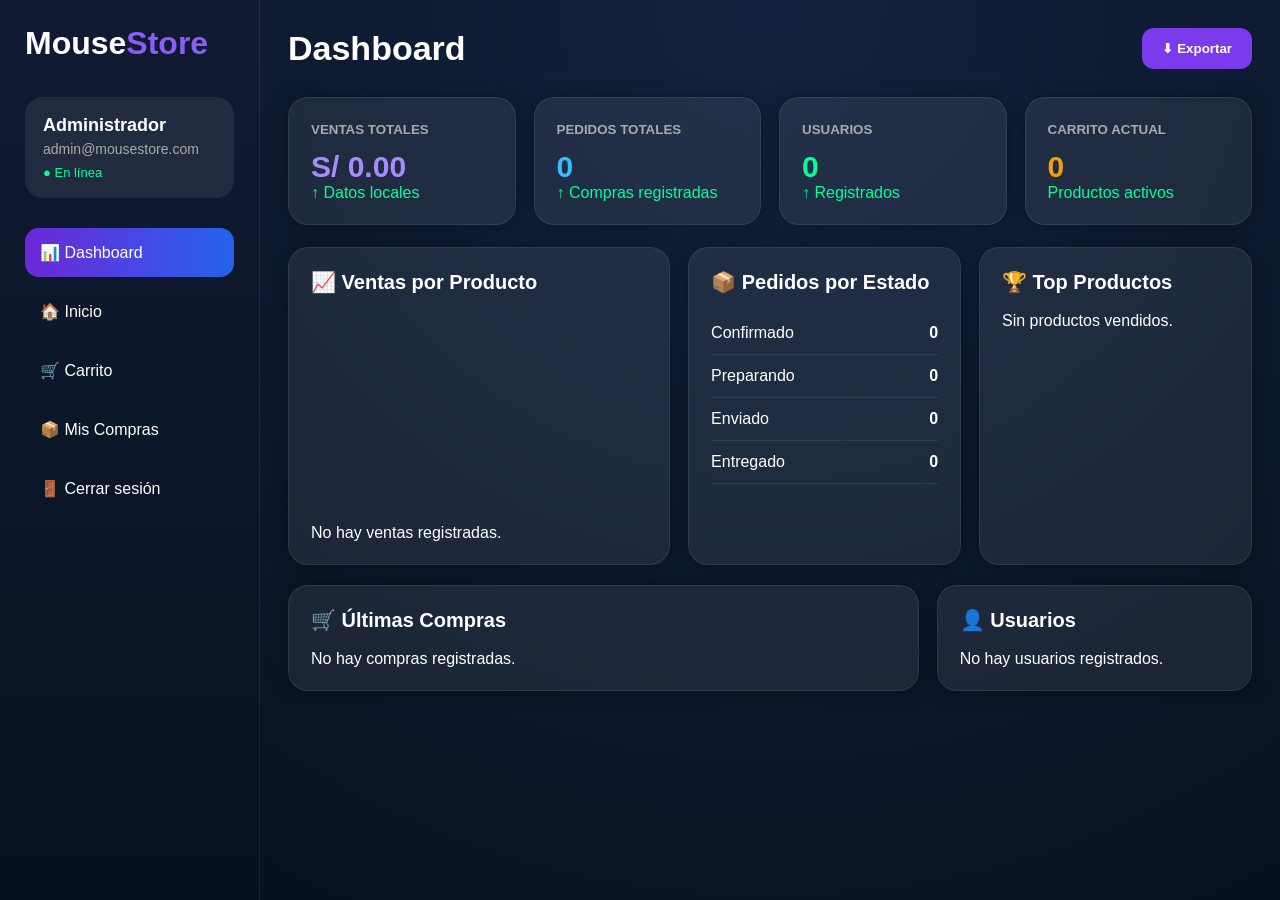
<file: admin.html>
<!DOCTYPE html>
<html lang="es">
<head>
<meta charset="UTF-8">
<meta name="viewport" content="width=device-width, initial-scale=1.0">
<title>Dashboard Admin | MouseStore</title>
<link rel="icon" type="image/png" href="logo.png">

<style>
*{margin:0;padding:0;box-sizing:border-box}

body{
    font-family:Arial,sans-serif;
    background:#07111f;
    color:white;
}

.dashboard{
    display:grid;
    grid-template-columns:260px 1fr;
    min-height:100vh;
}

.sidebar{
    background:linear-gradient(180deg,#101b33,#07111f);
    padding:25px;
    border-right:1px solid rgba(255,255,255,.08);
}

.logo{
    font-size:32px;
    font-weight:bold;
    margin-bottom:35px;
}

.logo span{color:#8b5cf6}

.perfil{
    background:rgba(255,255,255,.08);
    padding:18px;
    border-radius:18px;
    margin-bottom:30px;
}

.perfil h3{font-size:18px}
.perfil p{color:#aaa;font-size:14px;margin-top:5px}
.online{color:#00ff99;font-size:13px;margin-top:8px}

.menu a{
    display:block;
    color:white;
    text-decoration:none;
    padding:15px;
    border-radius:14px;
    margin-bottom:10px;
}

.menu a:hover,.activo{
    background:linear-gradient(90deg,#6d28d9,#2563eb);
}

.main{
    padding:28px;
    background:radial-gradient(circle at top,#13233f,#07111f);
}

.topbar{
    display:flex;
    justify-content:space-between;
    align-items:center;
    margin-bottom:28px;
}

.topbar h1{
    font-size:34px;
}

.exportar{
    background:#7c3aed;
    color:white;
    border:none;
    padding:13px 20px;
    border-radius:12px;
    font-weight:bold;
    cursor:pointer;
}

.cards{
    display:grid;
    grid-template-columns:repeat(auto-fit,minmax(210px,1fr));
    gap:18px;
    margin-bottom:22px;
}

.card{
    background:rgba(255,255,255,.07);
    border:1px solid rgba(255,255,255,.08);
    padding:22px;
    border-radius:20px;
    box-shadow:0 0 18px rgba(0,0,0,.35);
}

.card small{
    color:#aaa;
    font-weight:bold;
}

.card h2{
    margin-top:12px;
    font-size:30px;
}

.verde{color:#00ff99}
.azul{color:#38bdf8}
.morado{color:#a78bfa}
.naranja{color:#f59e0b}

.grid{
    display:grid;
    grid-template-columns:1.4fr 1fr 1fr;
    gap:18px;
    margin-bottom:20px;
}

.panel{
    background:rgba(255,255,255,.07);
    border:1px solid rgba(255,255,255,.08);
    border-radius:20px;
    padding:22px;
    box-shadow:0 0 18px rgba(0,0,0,.35);
}

.panel h3{
    margin-bottom:18px;
    font-size:20px;
}

.barras{
    display:flex;
    align-items:end;
    gap:18px;
    height:230px;
    padding-top:20px;
}

.barra{
    flex:1;
    background:linear-gradient(180deg,#8b5cf6,#2563eb);
    border-radius:10px 10px 0 0;
    position:relative;
    min-height:25px;
}

.barra span{
    position:absolute;
    bottom:-28px;
    left:50%;
    transform:translateX(-50%);
    font-size:13px;
    color:#ccc;
}

.lista div{
    display:flex;
    justify-content:space-between;
    padding:12px 0;
    border-bottom:1px solid rgba(255,255,255,.08);
}

.estado{
    padding:6px 10px;
    border-radius:20px;
    font-size:13px;
    font-weight:bold;
}

.confirmado{background:#16a34a}
.preparando{background:#ca8a04}
.enviado{background:#2563eb}
.entregado{background:#7c3aed}

table{
    width:100%;
    border-collapse:collapse;
    color:white;
}

th,td{
    padding:13px;
    text-align:left;
    border-bottom:1px solid rgba(255,255,255,.08);
    font-size:14px;
}

th{color:#38bdf8}

.tablas{
    display:grid;
    grid-template-columns:2fr 1fr;
    gap:18px;
}

button{
    border:none;
    padding:9px 13px;
    border-radius:9px;
    color:white;
    cursor:pointer;
}

.eliminar{background:#dc3545}
.vaciar{background:#64748b;margin-top:15px}

@media(max-width:1000px){
    .dashboard{grid-template-columns:1fr}
    .sidebar{display:none}
    .grid,.tablas{grid-template-columns:1fr}
}
</style>
</head>

<body>

<div class="dashboard">

<aside class="sidebar">
    <div class="logo">Mouse<span>Store</span></div>

    <div class="perfil">
        <h3>Administrador</h3>
        <p>admin@mousestore.com</p>
        <div class="online">● En línea</div>
    </div>

    <div class="menu">
        <a class="activo" href="admin.html">📊 Dashboard</a>
        <a href="index.html">🏠 Inicio</a>
        <a href="carrito.html">🛒 Carrito</a>
        <a href="mis-compras.html">📦 Mis Compras</a>
        <a href="login.html">🚪 Cerrar sesión</a>
    </div>
</aside>

<main class="main">

    <div class="topbar">
        <h1>Dashboard</h1>
        <button class="exportar" onclick="window.print()">⬇ Exportar</button>
    </div>

    <section class="cards">
        <div class="card">
            <small>VENTAS TOTALES</small>
            <h2 class="morado" id="ventasTotales">S/ 0</h2>
            <p class="verde">↑ Datos locales</p>
        </div>

        <div class="card">
            <small>PEDIDOS TOTALES</small>
            <h2 class="azul" id="pedidosTotales">0</h2>
            <p class="verde">↑ Compras registradas</p>
        </div>

        <div class="card">
            <small>USUARIOS</small>
            <h2 class="verde" id="usuariosTotales">0</h2>
            <p class="verde">↑ Registrados</p>
        </div>

        <div class="card">
            <small>CARRITO ACTUAL</small>
            <h2 class="naranja" id="carritoTotal">0</h2>
            <p class="verde">Productos activos</p>
        </div>
    </section>

    <section class="grid">

        <div class="panel">
            <h3>📈 Ventas por Producto</h3>
            <div class="barras" id="graficoVentas"></div>
        </div>

        <div class="panel">
            <h3>📦 Pedidos por Estado</h3>
            <div class="lista" id="pedidosEstado"></div>
        </div>

        <div class="panel">
            <h3>🏆 Top Productos</h3>
            <div class="lista" id="topProductos"></div>
        </div>

    </section>

    <section class="tablas">

        <div class="panel">
            <h3>🛒 Últimas Compras</h3>
            <div id="comprasTabla"></div>
        </div>

        <div class="panel">
            <h3>👤 Usuarios</h3>
            <div id="usuariosTabla"></div>
        </div>

    </section>

</main>

</div>

<script>
let usuarios = JSON.parse(localStorage.getItem("usuarios")) || [];
let compras = JSON.parse(localStorage.getItem("compras")) || [];
let carrito = JSON.parse(localStorage.getItem("carrito")) || [];

function cargarDashboard(){
    let ventas = compras.reduce((s,c)=>s + Number(c.total || 0),0);
    let productosCarrito = carrito.reduce((s,p)=>s + Number(p.cantidad || 0),0);

    document.getElementById("ventasTotales").innerText = "S/ " + ventas.toFixed(2);
    document.getElementById("pedidosTotales").innerText = compras.length;
    document.getElementById("usuariosTotales").innerText = usuarios.length;
    document.getElementById("carritoTotal").innerText = productosCarrito;

    mostrarGrafico();
    mostrarEstados();
    mostrarTopProductos();
    mostrarCompras();
    mostrarUsuarios();
}

function agruparProductos(){
    let datos = {};

    compras.forEach(c=>{
        let nombre = c.producto || "Producto";
        if(!datos[nombre]){
            datos[nombre] = {cantidad:0,total:0};
        }
        datos[nombre].cantidad += Number(c.cantidad || 1);
        datos[nombre].total += Number(c.total || 0);
    });

    return datos;
}

function mostrarGrafico(){
    let contenedor = document.getElementById("graficoVentas");
    let datos = agruparProductos();
    let valores = Object.values(datos).map(d=>d.total);
    let max = Math.max(...valores,1);

    contenedor.innerHTML = "";

    Object.entries(datos).forEach(([nombre,data])=>{
        let altura = Math.max((data.total / max) * 200,25);

        contenedor.innerHTML += `
            <div class="barra" style="height:${altura}px">
                <span>${nombre.substring(0,8)}</span>
            </div>
        `;
    });

    if(Object.keys(datos).length === 0){
        contenedor.innerHTML = "<p>No hay ventas registradas.</p>";
    }
}

function mostrarEstados(){
    let estados = {
        Confirmado:0,
        Preparando:0,
        Enviado:0,
        Entregado:0
    };

    compras.forEach(c=>{
        let estado = c.estado || "Confirmado";
        if(estados[estado] !== undefined){
            estados[estado]++;
        }
    });

    document.getElementById("pedidosEstado").innerHTML = `
        <div><span>Confirmado</span><strong>${estados.Confirmado}</strong></div>
        <div><span>Preparando</span><strong>${estados.Preparando}</strong></div>
        <div><span>Enviado</span><strong>${estados.Enviado}</strong></div>
        <div><span>Entregado</span><strong>${estados.Entregado}</strong></div>
    `;
}

function mostrarTopProductos(){
    let datos = agruparProductos();
    let ordenados = Object.entries(datos).sort((a,b)=>b[1].cantidad-a[1].cantidad).slice(0,5);

    let html = "";

    ordenados.forEach(([nombre,data],i)=>{
        html += `
            <div>
                <span>${i+1}. ${nombre}</span>
                <strong>${data.cantidad} uds</strong>
            </div>
        `;
    });

    document.getElementById("topProductos").innerHTML = html || "<p>Sin productos vendidos.</p>";
}

function mostrarCompras(){
    let contenedor = document.getElementById("comprasTabla");

    if(compras.length === 0){
        contenedor.innerHTML = "<p>No hay compras registradas.</p>";
        return;
    }

    let html = `
        <table>
            <tr>
                <th>Producto</th>
                <th>Total</th>
                <th>Fecha</th>
                <th>Estado</th>
                <th>Acción</th>
            </tr>
    `;

    compras.slice(-6).reverse().forEach((c,index)=>{
        let estado = c.estado || "Confirmado";

        html += `
            <tr>
                <td>${c.producto}</td>
                <td>S/ ${c.total}</td>
                <td>${c.fecha || "Sin fecha"}</td>
                <td><span class="estado ${estado.toLowerCase()}">${estado}</span></td>
                <td><button class="eliminar" onclick="eliminarCompra(${compras.length-1-index})">Eliminar</button></td>
            </tr>
        `;
    });

    html += "</table>";
    contenedor.innerHTML = html;
}

function mostrarUsuarios(){
    let contenedor = document.getElementById("usuariosTabla");

    if(usuarios.length === 0){
        contenedor.innerHTML = "<p>No hay usuarios registrados.</p>";
        return;
    }

    let html = `
        <table>
            <tr>
                <th>Nombre</th>
                <th>Correo</th>
            </tr>
    `;

    usuarios.slice(-5).reverse().forEach(u=>{
        html += `
            <tr>
                <td>${u.nombre}</td>
                <td>${u.correo}</td>
            </tr>
        `;
    });

    html += "</table>";
    contenedor.innerHTML = html;
}

function eliminarCompra(index){
    compras.splice(index,1);
    localStorage.setItem("compras",JSON.stringify(compras));
    cargarDashboard();
}

cargarDashboard();
</script>

</body>
</html>
</file>
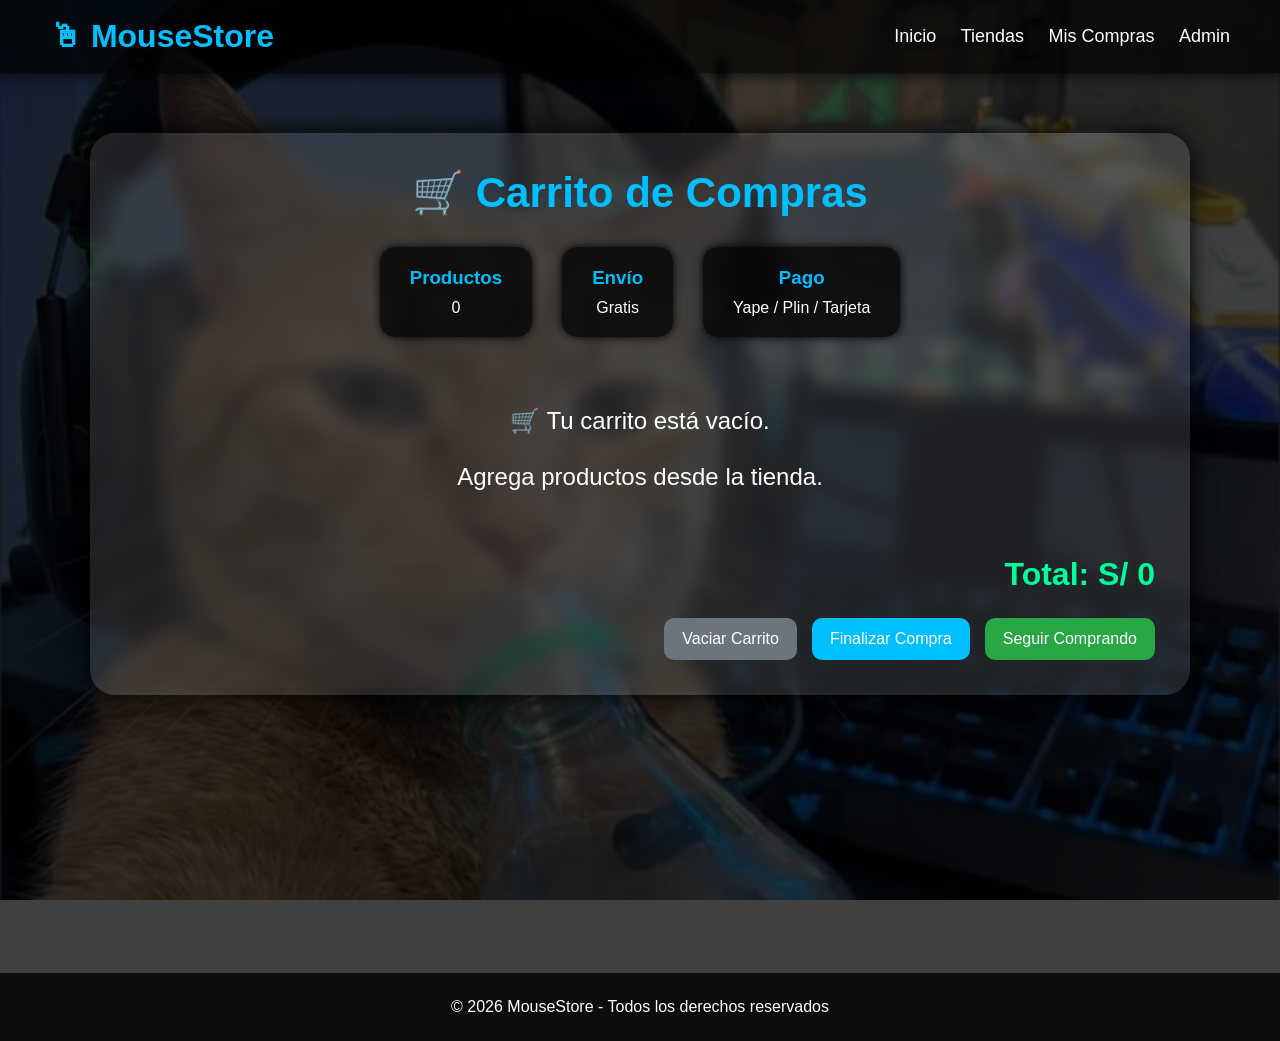
<file: carrito.html>
<!DOCTYPE html>
<html lang="es">
<head>

<meta charset="UTF-8">
<meta name="viewport" content="width=device-width, initial-scale=1.0">

<title>Carrito de Compras | MouseStore</title>
<link rel="icon" type="image/png" href="logo.png">

<style>
*{
    margin:0;
    padding:0;
    box-sizing:border-box;
}

body{
    font-family:Arial, sans-serif;
    background-image:url("fondo.jpg");
    background-size:cover;
    background-position:center;
    background-attachment:fixed;
    color:white;
}

nav{
    background:rgba(0,0,0,0.92);
    display:flex;
    justify-content:space-between;
    align-items:center;
    padding:18px 50px;
    box-shadow:0 0 15px black;
}

nav h1{
    color:#00bfff;
    font-size:32px;
}

nav a{
    color:white;
    text-decoration:none;
    font-size:18px;
    margin-left:20px;
}

nav a:hover{
    color:#00bfff;
}

.contenedor{
    min-height:100vh;
    background:rgba(0,0,0,0.75);
    padding:60px 20px;
}

.carrito-box{
    max-width:1100px;
    margin:auto;
    background:rgba(255,255,255,0.12);
    backdrop-filter:blur(8px);
    border-radius:25px;
    padding:35px;
    box-shadow:0 0 25px black;
}

h2{
    text-align:center;
    color:#00bfff;
    font-size:42px;
    margin-bottom:30px;
}

.resumen{
    display:flex;
    justify-content:center;
    gap:30px;
    flex-wrap:wrap;
    margin-bottom:30px;
}

.card{
    background:rgba(0,0,0,0.75);
    padding:20px 30px;
    border-radius:15px;
    text-align:center;
    box-shadow:0 0 10px black;
}

.card h3{
    color:#00bfff;
    margin-bottom:10px;
}

.producto{
    background:rgba(255,255,255,0.96);
    color:black;
    padding:20px;
    margin-bottom:18px;
    border-radius:18px;
    display:grid;
    grid-template-columns:130px 1fr auto;
    gap:20px;
    align-items:center;
    box-shadow:0 0 15px black;
}

.producto img{
    width:120px;
    height:120px;
    object-fit:contain;
    background:white;
    border-radius:15px;
}

.producto h3{
    color:#111;
    font-size:24px;
    margin-bottom:8px;
}

.producto p{
    margin:5px 0;
}

.color{
    font-weight:bold;
    color:#007bff;
}

.acciones{
    display:flex;
    flex-wrap:wrap;
    justify-content:center;
    gap:8px;
}

button{
    border:none;
    padding:12px 18px;
    border-radius:10px;
    color:white;
    cursor:pointer;
    font-size:16px;
    transition:.3s;
}

button:hover{
    transform:scale(1.05);
}

.mas{
    background:#28a745;
}

.menos{
    background:#ff9800;
}

.eliminar{
    background:#dc3545;
}

.vaciar{
    background:#6c757d;
}

.comprar{
    background:#00bfff;
}

.volver{
    background:#28a745;
}

.total{
    text-align:right;
    font-size:32px;
    color:#00ff99;
    margin-top:25px;
    font-weight:bold;
}

.botones-finales{
    display:flex;
    justify-content:flex-end;
    gap:15px;
    flex-wrap:wrap;
    margin-top:25px;
}

.vacio{
    text-align:center;
    font-size:24px;
    color:white;
    padding:40px;
}

footer{
    background:rgba(0,0,0,0.95);
    text-align:center;
    padding:25px;
}

@media(max-width:768px){
    nav{
        flex-direction:column;
        gap:15px;
    }

    nav div{
        display:flex;
        flex-wrap:wrap;
        justify-content:center;
        gap:10px;
    }

    nav a{
        margin-left:0;
    }

    .producto{
        grid-template-columns:1fr;
        text-align:center;
    }

    .producto img{
        margin:auto;
    }

    .total{
        text-align:center;
    }

    .botones-finales{
        justify-content:center;
    }
}
</style>

</head>

<body>

<nav>
    <h1>🖱 MouseStore</h1>

    <div>
        <a href="index.html">Inicio</a>
        <a href="explorar.html">Tiendas</a>
        <a href="/mis-compras">Mis Compras</a>
        <a href="/admin-usuarios">Admin</a>
    </div>
</nav>

<div class="contenedor">

    <div class="carrito-box">

        <h2>🛒 Carrito de Compras</h2>

        <div class="resumen">

            <div class="card">
                <h3>Productos</h3>
                <p id="cantidadProductos">0</p>
            </div>

            <div class="card">
                <h3>Envío</h3>
                <p>Gratis</p>
            </div>

            <div class="card">
                <h3>Pago</h3>
                <p>Yape / Plin / Tarjeta</p>
            </div>

        </div>

        <div id="listaProductos"></div>

        <div class="total" id="total"></div>

        <div class="botones-finales">

            <button class="vaciar" onclick="vaciarCarrito()">
                Vaciar Carrito
            </button>

            <button class="comprar" onclick="finalizarCompra()">
                Finalizar Compra
            </button>

            <a href="index.html">
                <button class="volver">
                    Seguir Comprando
                </button>
            </a>

        </div>

    </div>

</div>

<footer>
    <p>© 2026 MouseStore - Todos los derechos reservados</p>
</footer>

<script>

let carrito = JSON.parse(localStorage.getItem("carrito")) || [];

function obtenerImagen(nombre){

    if(nombre.includes("RGB")){
        return "rgb.jpg";
    }

    if(nombre.includes("Inalámbrico") || nombre.includes("Inalambrico")){
        return "inalambrico.jpg";
    }

    if(nombre.includes("Pro X")){
        return "prox.jpg";
    }

    return "logo.png";
}

function mostrarCarrito(){

    let lista = document.getElementById("listaProductos");
    let total = 0;
    let cantidadTotal = 0;

    lista.innerHTML = "";

    if(carrito.length === 0){
        lista.innerHTML = `
            <div class="vacio">
                🛒 Tu carrito está vacío.<br><br>
                Agrega productos desde la tienda.
            </div>
        `;

        document.getElementById("total").innerHTML = "Total: S/ 0";
        document.getElementById("cantidadProductos").innerHTML = "0";
        return;
    }

    carrito.forEach((producto,index)=>{

        let subtotal = producto.precio * producto.cantidad;
        total += subtotal;
        cantidadTotal += producto.cantidad;

        let color = producto.color ? producto.color : "No aplica";
        let imagen = obtenerImagen(producto.nombre);

        lista.innerHTML += `
        <div class="producto">

            <img src="${imagen}" alt="${producto.nombre}">

            <div>
                <h3>${producto.nombre}</h3>
                <p class="color">Color: ${color}</p>
                <p>Precio: S/ ${producto.precio}</p>
                <p>Cantidad: ${producto.cantidad}</p>
                <p>Subtotal: S/ ${subtotal}</p>
            </div>

            <div class="acciones">

                <button class="mas" onclick="aumentar(${index})">
                    +
                </button>

                <button class="menos" onclick="disminuir(${index})">
                    -
                </button>

                <button class="eliminar" onclick="eliminar(${index})">
                    Eliminar
                </button>

            </div>

        </div>
        `;
    });

    document.getElementById("total").innerHTML = "Total: S/ " + total;
    document.getElementById("cantidadProductos").innerHTML = cantidadTotal;
}

function aumentar(index){
    carrito[index].cantidad++;
    guardar();
}

function disminuir(index){

    if(carrito[index].cantidad > 1){
        carrito[index].cantidad--;
    }

    guardar();
}

function eliminar(index){
    carrito.splice(index,1);
    guardar();
}

function vaciarCarrito(){
    localStorage.removeItem("carrito");
    carrito = [];
    mostrarCarrito();
}

function guardar(){
    localStorage.setItem("carrito", JSON.stringify(carrito));
    mostrarCarrito();
}

function finalizarCompra(){

    if(carrito.length === 0){
        alert("Tu carrito está vacío.");
        return;
    }

    alert("Para finalizar una compra real, usa el botón Comprar Ahora del producto.");

    window.location.href = "index.html";
}

mostrarCarrito();

</script>

</body>
</html>
</file>
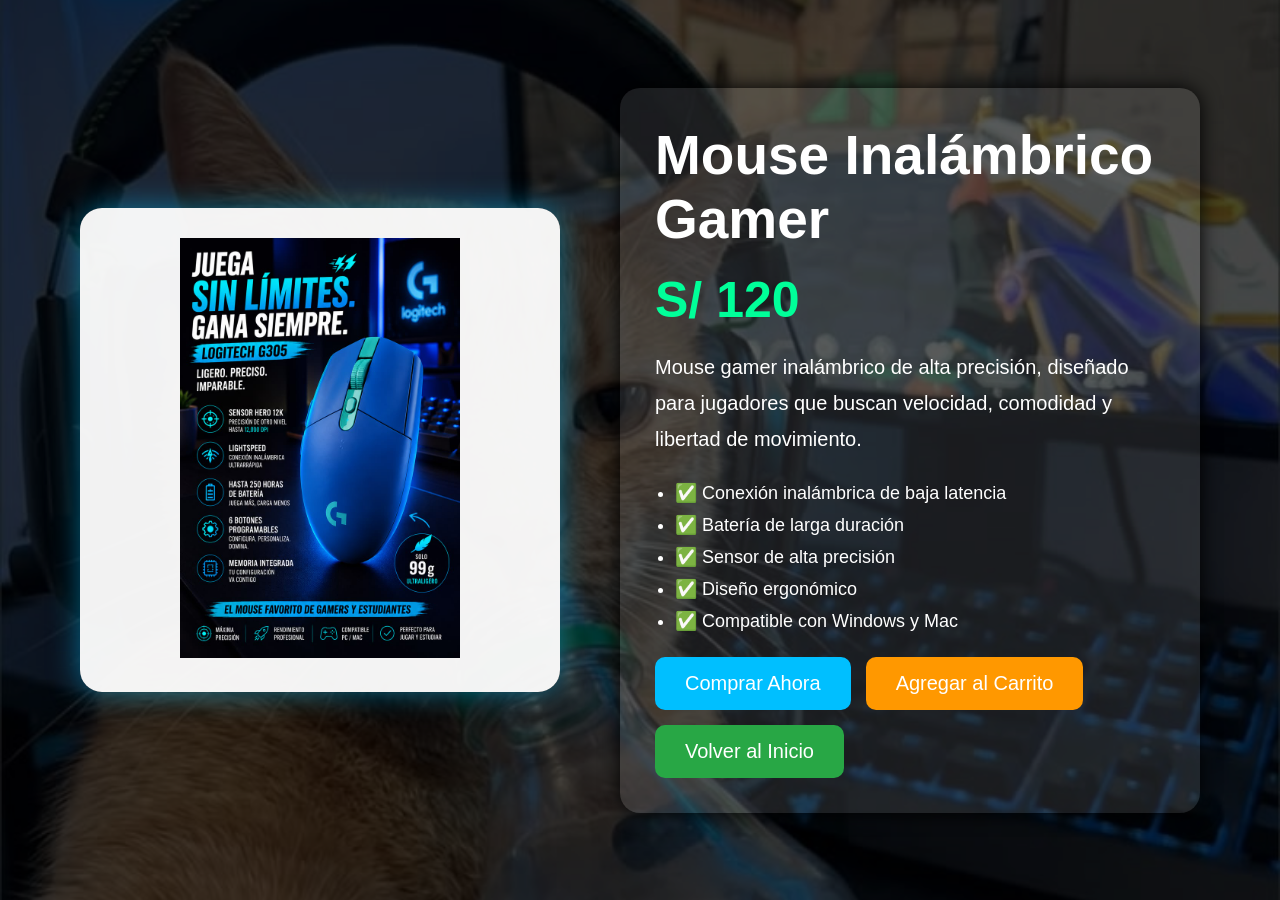
<file: compra-inalambrica.html>
<!DOCTYPE html>
<html lang="es">
<head>

<meta charset="UTF-8">
<meta name="viewport" content="width=device-width, initial-scale=1.0">

<title>Mouse Inalámbrico Gamer | MouseStore</title>

<link rel="icon" type="image/png" href="logo.png">

<style>
*{
    margin:0;
    padding:0;
    box-sizing:border-box;
}

body{
    font-family:Arial, sans-serif;
    background-image:url("fondo.jpg");
    background-size:cover;
    background-position:center;
    background-attachment:fixed;
    color:white;
}

.contenedor{
    min-height:100vh;
    background:rgba(0,0,0,0.72);
    display:flex;
    justify-content:center;
    align-items:center;
    gap:60px;
    flex-wrap:wrap;
    padding:50px;
}

.producto-img{
    background:rgba(255,255,255,0.95);
    border-radius:22px;
    padding:30px;
    box-shadow:0 0 30px rgba(0,191,255,0.5);
    transition:0.4s;
}

.producto-img:hover{
    transform:translateY(-5px);
    box-shadow:0 0 40px rgba(0,191,255,0.8);
}
.producto-img img{
    width:420px;
    height:420px;
    object-fit:contain;
    transition:0.4s;
}

.producto-img img:hover{
    transform:scale(1.08);
}

.info{
    max-width:580px;
    background:rgba(255,255,255,0.10);
    padding:35px;
    border-radius:20px;
    box-shadow:0 0 20px black;
}

h1{
    font-size:55px;
    margin-bottom:20px;
}

.precio{
    color:#00ff99;
    font-size:50px;
    font-weight:bold;
    margin-bottom:20px;
}

.descripcion{
    font-size:20px;
    line-height:1.8;
    margin-bottom:25px;
}

.caracteristicas{
    margin-bottom:25px;
    padding-left:20px;
}

.caracteristicas li{
    margin:10px 0;
    font-size:18px;
}

.botones{
    display:flex;
    gap:15px;
    flex-wrap:wrap;
    align-items:center;
}

button{
    border:none;
    padding:15px 30px;
    border-radius:10px;
    color:white;
    font-size:20px;
    cursor:pointer;
    transition:.3s;
}

button:hover{
    transform:scale(1.05);
}

.btn-comprar{
    background:#00bfff;
}

.btn-comprar:hover{
    background:#009acd;
}

.btn-carrito{
    background:#ff9800;
}

.btn-carrito:hover{
    background:#e68900;
}

.btn-volver{
    background:#28a745;
}

.btn-volver:hover{
    background:#1f7d34;
}

a{
    text-decoration:none;
}

@media(max-width:768px){
    h1{
        font-size:38px;
    }

    .producto-img img{
        width:280px;
    }

    .precio{
        font-size:38px;
    }

    .contenedor{
        padding:30px;
    }
}
</style>

</head>

<body>

<div class="contenedor">

    <div class="producto-img">
          <img src="inalambrico.jpg" alt="Mouse Inalámbrico Gamer">
    </div>

    <div class="info">

        <h1>Mouse Inalámbrico Gamer</h1>

        <div class="precio">
            S/ 120
        </div>

        <p class="descripcion">
            Mouse gamer inalámbrico de alta precisión, diseñado para jugadores que buscan velocidad, comodidad y libertad de movimiento.
        </p>

        <ul class="caracteristicas">
            <li>✅ Conexión inalámbrica de baja latencia</li>
            <li>✅ Batería de larga duración</li>
            <li>✅ Sensor de alta precisión</li>
            <li>✅ Diseño ergonómico</li>
            <li>✅ Compatible con Windows y Mac</li>
        </ul>

        <div class="botones">

            <form action="/formulario-compra" method="POST">

                <input type="hidden" name="producto_id" value="2">
                <input type="hidden" name="precio" value="120">

                <button class="btn-comprar" type="submit">
                    Comprar Ahora
                </button>

            </form>

            <button class="btn-carrito" onclick="agregarAlCarrito()">
                Agregar al Carrito
            </button>

            <a href="index.html">
                <button type="button" class="btn-volver">
                    Volver al Inicio
                </button>
            </a>

        </div>

    </div>

</div>

<script>

function agregarAlCarrito(){

    let carrito = JSON.parse(localStorage.getItem("carrito")) || [];

    let producto = {
        nombre: "Mouse Inalámbrico Gamer",
        precio: 120,
        cantidad: 1
    };

    let existe = carrito.find(item => item.nombre === producto.nombre);

    if(existe){
        existe.cantidad++;
    }else{
        carrito.push(producto);
    }

    localStorage.setItem("carrito", JSON.stringify(carrito));

    alert("✅ Mouse Inalámbrico Gamer agregado al carrito");

    window.location.href = "carrito.html";
}

</script>

</body>
</html>
</file>
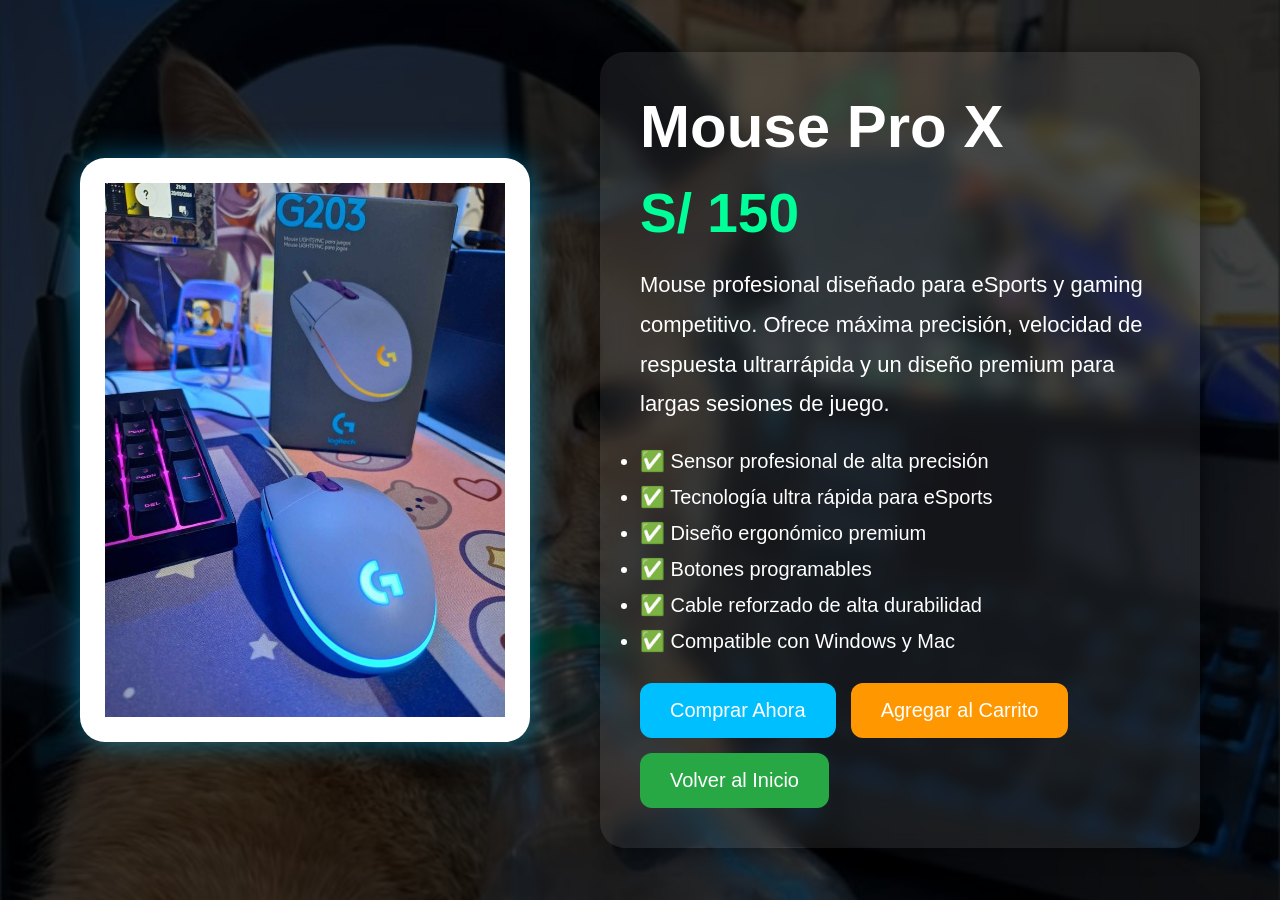
<file: compra-prox.html>
<!DOCTYPE html>
<html lang="es">

<head>

<meta charset="UTF-8">
<meta name="viewport" content="width=device-width, initial-scale=1.0">

<title>Mouse Pro X | MouseStore</title>

<link rel="icon" type="image/png" href="logo.png">

<style>

*{
    margin:0;
    padding:0;
    box-sizing:border-box;
}

body{
    font-family:Arial, sans-serif;
    background-image:url("fondo.jpg");
    background-size:cover;
    background-position:center;
    background-attachment:fixed;
    color:white;
}

.contenedor{
    min-height:100vh;
    background:rgba(0,0,0,.75);
    display:flex;
    justify-content:center;
    align-items:center;
    gap:70px;
    flex-wrap:wrap;
    padding:50px;
}

.producto-img{
    background:white;
    border-radius:25px;
    padding:25px;
    box-shadow:0 0 30px rgba(0,191,255,.5);
}

.producto-img img{
    width:400px;
    max-width:100%;
    display:block;
}

.info{
    max-width:600px;
    background:rgba(255,255,255,.08);
    backdrop-filter:blur(10px);
    padding:40px;
    border-radius:25px;
    box-shadow:0 0 25px rgba(0,0,0,.5);
}

h1{
    font-size:60px;
    margin-bottom:20px;
}

.precio{
    color:#00ff99;
    font-size:55px;
    font-weight:bold;
    margin-bottom:20px;
}

.descripcion{
    font-size:22px;
    line-height:1.8;
    margin-bottom:25px;
}

.caracteristicas{
    margin-bottom:30px;
}

.caracteristicas li{
    margin:12px 0;
    font-size:20px;
}

.botones{
    display:flex;
    gap:15px;
    flex-wrap:wrap;
}

button{
    border:none;
    padding:16px 30px;
    border-radius:12px;
    color:white;
    font-size:20px;
    cursor:pointer;
    transition:.3s;
}

button:hover{
    transform:scale(1.05);
}

.btn-comprar{
    background:#00bfff;
}

.btn-comprar:hover{
    background:#009acd;
}

.btn-carrito{
    background:#ff9800;
}

.btn-carrito:hover{
    background:#e68900;
}

.btn-volver{
    background:#28a745;
}

.btn-volver:hover{
    background:#1f7d34;
}

a{
    text-decoration:none;
}

</style>

</head>

<body>

<div class="contenedor">

    <div class="producto-img">

        <img src="prox.jpg" alt="Mouse Pro X">

    </div>

    <div class="info">

        <h1>Mouse Pro X</h1>

        <div class="precio">
            S/ 150
        </div>

        <p class="descripcion">
            Mouse profesional diseñado para eSports y gaming competitivo.
            Ofrece máxima precisión, velocidad de respuesta ultrarrápida y
            un diseño premium para largas sesiones de juego.
        </p>

        <ul class="caracteristicas">
            <li>✅ Sensor profesional de alta precisión</li>
            <li>✅ Tecnología ultra rápida para eSports</li>
            <li>✅ Diseño ergonómico premium</li>
            <li>✅ Botones programables</li>
            <li>✅ Cable reforzado de alta durabilidad</li>
            <li>✅ Compatible con Windows y Mac</li>
        </ul>

        <div class="botones">

            <form action="/formulario-compra" method="POST">

                <input type="hidden" name="producto_id" value="3">

                <button class="btn-comprar" type="submit">
                    Comprar Ahora
                </button>

            </form>

            <button class="btn-carrito" onclick="agregarAlCarrito()">
                Agregar al Carrito
            </button>

            <a href="index.html">
                <button class="btn-volver">
                    Volver al Inicio
                </button>
            </a>

        </div>

    </div>

</div>

<script>

function agregarAlCarrito(){

    let carrito = JSON.parse(localStorage.getItem("carrito")) || [];

    let producto = {
        nombre: "Mouse Pro X",
        precio: 150,
        cantidad: 1
    };

    let existe = carrito.find(item => item.nombre === producto.nombre);

    if(existe){
        existe.cantidad++;
    }
    else{
        carrito.push(producto);
    }

    localStorage.setItem("carrito", JSON.stringify(carrito));

    alert("✅ Mouse Pro X agregado al carrito");

    window.location.href="carrito.html";
}

</script>

</body>
</html>
</file>
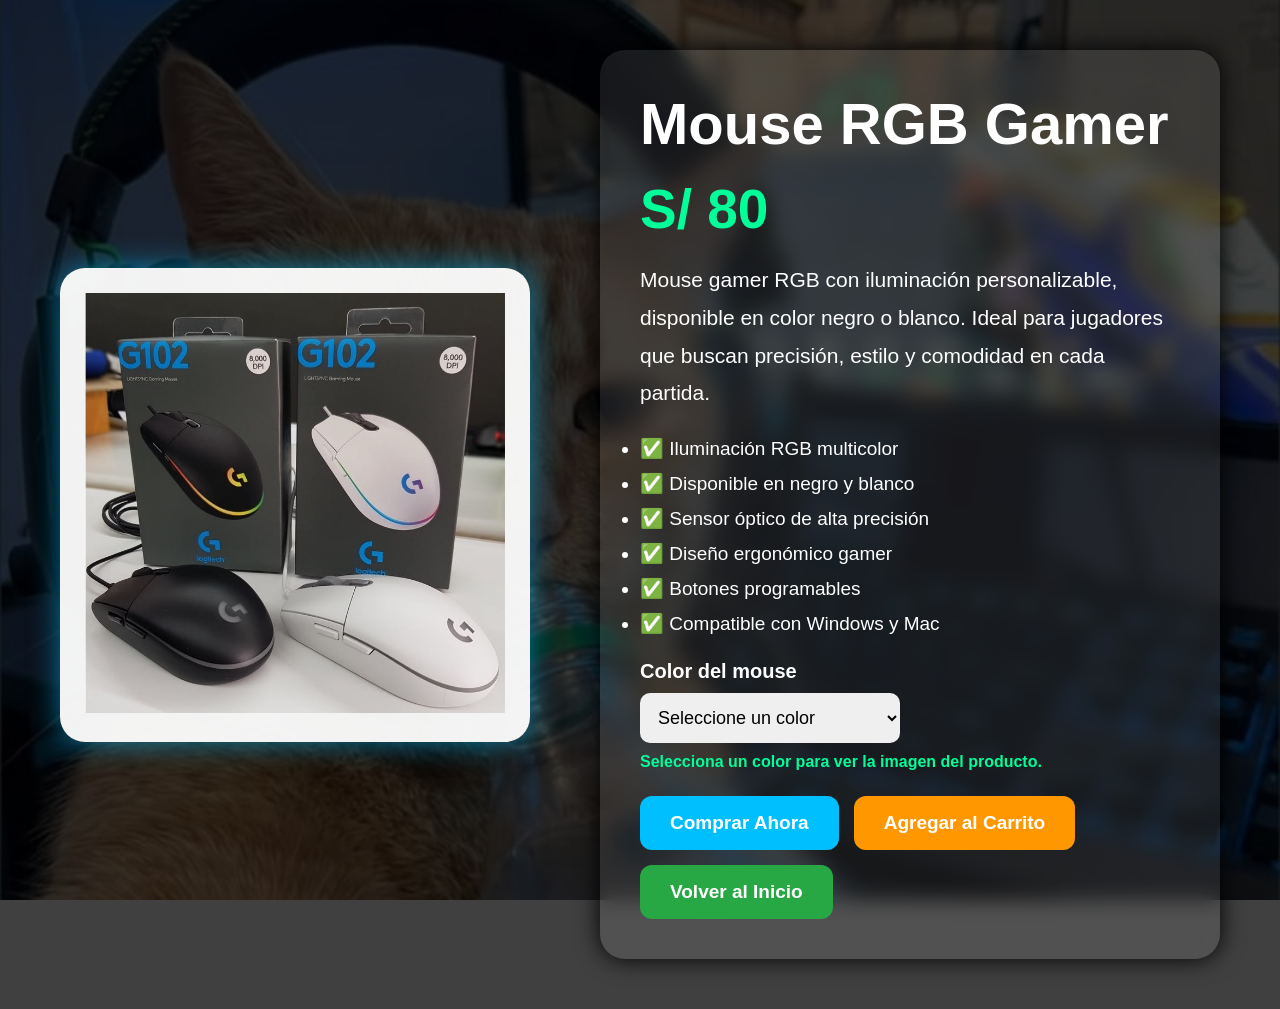
<file: compra-rgb.html>
<!DOCTYPE html>
<html lang="es">
<head>
<meta charset="UTF-8">
<meta name="viewport" content="width=device-width, initial-scale=1.0">

<title>Mouse RGB Gamer | MouseStore</title>
<link rel="icon" type="image/png" href="logo.png">

<style>
*{
    margin:0;
    padding:0;
    box-sizing:border-box;
}

body{
    font-family:Arial,sans-serif;
    background-image:url("fondo.jpg");
    background-size:cover;
    background-position:center;
    background-attachment:fixed;
    color:white;
}

.contenedor{
    min-height:100vh;
    background:rgba(0,0,0,.75);
    display:flex;
    justify-content:center;
    align-items:center;
    gap:70px;
    flex-wrap:wrap;
    padding:50px;
}

.producto-img{
    background:rgba(255,255,255,.95);
    border-radius:25px;
    padding:25px;
    box-shadow:0 0 30px rgba(0,191,255,.6);
    transition:.4s;
}

.producto-img:hover{
    transform:translateY(-5px);
    box-shadow:0 0 40px rgba(0,191,255,.9);
}

.producto-img img{
    width:420px;
    height:420px;
    object-fit:contain;
    transition:.4s;
}

.producto-img img:hover{
    transform:scale(1.05);
}

.info{
    max-width:620px;
    background:rgba(255,255,255,.09);
    backdrop-filter:blur(10px);
    padding:40px;
    border-radius:25px;
    box-shadow:0 0 25px black;
}

h1{
    font-size:58px;
    margin-bottom:20px;
}

.precio{
    color:#00ff99;
    font-size:55px;
    font-weight:bold;
    margin-bottom:20px;
}

.descripcion{
    font-size:21px;
    line-height:1.8;
    margin-bottom:25px;
}

.caracteristicas{
    margin-bottom:25px;
}

.caracteristicas li{
    margin:12px 0;
    font-size:19px;
}

.color-box{
    margin-bottom:25px;
}

.color-box label{
    font-size:20px;
    font-weight:bold;
    display:block;
    margin-bottom:10px;
}

select{
    padding:14px;
    border-radius:10px;
    border:none;
    font-size:18px;
    width:260px;
}

.vista-color{
    margin-top:10px;
    font-size:16px;
    color:#00ff99;
    font-weight:bold;
}

.botones{
    display:flex;
    gap:15px;
    flex-wrap:wrap;
}

button{
    border:none;
    padding:16px 30px;
    border-radius:12px;
    color:white;
    font-size:19px;
    cursor:pointer;
    transition:.3s;
    font-weight:bold;
}

button:hover{
    transform:scale(1.05);
}

.btn-comprar{
    background:#00bfff;
}

.btn-comprar:hover{
    background:#009acd;
}

.btn-carrito{
    background:#ff9800;
}

.btn-carrito:hover{
    background:#e68900;
}

.btn-volver{
    background:#28a745;
}

.btn-volver:hover{
    background:#1f7d34;
}

a{
    text-decoration:none;
}

@media(max-width:768px){
    h1{
        font-size:38px;
    }

    .producto-img img{
        width:280px;
        height:280px;
    }

    .precio{
        font-size:38px;
    }

    .contenedor{
        padding:30px;
    }
}
</style>
</head>

<body>

<div class="contenedor">

    <div class="producto-img">
        <img id="imagenMouse" src="rgb.jpg" alt="Mouse RGB Gamer">
    </div>

    <div class="info">

        <h1>Mouse RGB Gamer</h1>

        <div class="precio">S/ 80</div>

        <p class="descripcion">
            Mouse gamer RGB con iluminación personalizable, disponible en color negro o blanco.
            Ideal para jugadores que buscan precisión, estilo y comodidad en cada partida.
        </p>

        <ul class="caracteristicas">
            <li>✅ Iluminación RGB multicolor</li>
            <li>✅ Disponible en negro y blanco</li>
            <li>✅ Sensor óptico de alta precisión</li>
            <li>✅ Diseño ergonómico gamer</li>
            <li>✅ Botones programables</li>
            <li>✅ Compatible con Windows y Mac</li>
        </ul>

        <form action="/formulario-compra" method="POST">

            <input type="hidden" name="producto_id" value="1">

            <div class="color-box">
                <label>Color del mouse</label>

                <select id="colorMouse" name="color" required onchange="cambiarImagen()">
                    <option value="">Seleccione un color</option>
                    <option value="Negro">⚫ Negro</option>
                    <option value="Blanco">⚪ Blanco</option>
                </select>

                <p class="vista-color" id="textoColor">
                    Selecciona un color para ver la imagen del producto.
                </p>
            </div>

            <div class="botones">

                <button class="btn-comprar" type="submit">
                    Comprar Ahora
                </button>

                <button type="button" class="btn-carrito" onclick="agregarAlCarrito()">
                    Agregar al Carrito
                </button>

                <a href="index.html">
                    <button type="button" class="btn-volver">
                        Volver al Inicio
                    </button>
                </a>

            </div>

        </form>

    </div>

</div>

<script>
function cambiarImagen(){

    let color = document.getElementById("colorMouse").value;
    let imagen = document.getElementById("imagenMouse");
    let texto = document.getElementById("textoColor");

    if(color === "Negro"){
        imagen.src = "rgb-negro.jpg";
        texto.innerHTML = "Color seleccionado: Negro";
    }
    else if(color === "Blanco"){
        imagen.src = "rgb-blanco.jpg";
        texto.innerHTML = "Color seleccionado: Blanco";
    }
    else{
        imagen.src = "rgb.jpg";
        texto.innerHTML = "Selecciona un color para ver la imagen del producto.";
    }
}

function agregarAlCarrito(){

    let color = document.getElementById("colorMouse").value;

    if(color === ""){
        alert("Selecciona un color antes de agregar al carrito.");
        return;
    }

    let carrito = JSON.parse(localStorage.getItem("carrito")) || [];

    let producto = {
        nombre: "Mouse RGB Gamer",
        precio: 80,
        cantidad: 1,
        color: color
    };

    carrito.push(producto);

    localStorage.setItem("carrito", JSON.stringify(carrito));

    alert("✅ Mouse RGB Gamer color " + color + " agregado al carrito");

    window.location.href = "carrito.html";
}
</script>

</body>
</html>
</file>
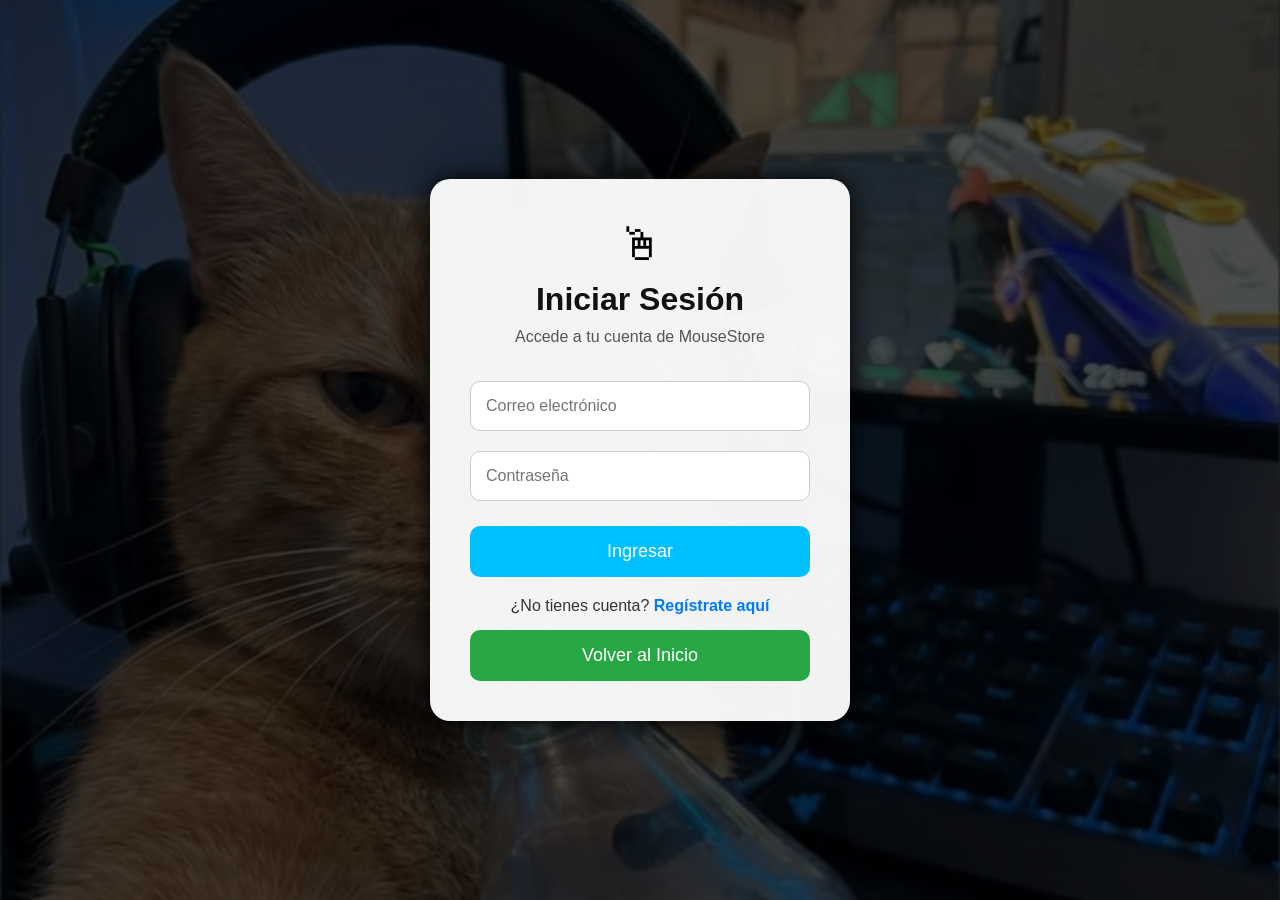
<file: login.html>
<!DOCTYPE html>
<html lang="es">
<head>

<meta charset="UTF-8">
<meta name="viewport" content="width=device-width, initial-scale=1.0">

<title>Login | MouseStore</title>

<link rel="icon" type="image/png" href="logo.png">

<style>

*{
    margin:0;
    padding:0;
    box-sizing:border-box;
}

body{
    font-family: Arial, sans-serif;
    background-image: url("fondo.jpg");
    background-size: cover;
    background-position: center;
    background-attachment: fixed;
}

.contenedor{
    min-height:100vh;
    background:rgba(0,0,0,0.70);
    display:flex;
    justify-content:center;
    align-items:center;
    padding:30px;
}

.formulario{
    width:420px;
    background:rgba(255,255,255,0.95);
    padding:40px;
    border-radius:20px;
    text-align:center;
    box-shadow:0 0 25px black;
}

.logo{
    font-size:45px;
    margin-bottom:10px;
}

h1{
    color:#111;
    margin-bottom:10px;
}

.subtitulo{
    color:#555;
    margin-bottom:25px;
}

input{
    width:100%;
    padding:15px;
    margin:10px 0;
    border-radius:10px;
    border:1px solid #ccc;
    font-size:16px;
}

button{
    width:100%;
    background:#00bfff;
    color:white;
    border:none;
    padding:15px;
    border-radius:10px;
    cursor:pointer;
    font-size:18px;
    margin-top:15px;
    transition:0.3s;
}

button:hover{
    background:#009acd;
    transform:scale(1.03);
}

.enlaces{
    margin-top:20px;
    color:#333;
}

.enlaces a{
    color:#007bff;
    text-decoration:none;
    font-weight:bold;
}

.enlaces a:hover{
    text-decoration:underline;
}

.volver{
    background:#28a745;
}

.volver:hover{
    background:#1f7d34;
}

</style>

</head>

<body>

<div class="contenedor">

    <div class="formulario">

        <div class="logo">🖱</div>

        <h1>Iniciar Sesión</h1>

        <p class="subtitulo">
            Accede a tu cuenta de MouseStore
        </p>

        <form action="/login" method="POST">

            <input type="email" name="correo" placeholder="Correo electrónico" required>

            <input type="password" name="password" placeholder="Contraseña" required>

            <button type="submit">
                Ingresar
            </button>

        </form>

        <div class="enlaces">
            ¿No tienes cuenta?
            <a href="registro.html">Regístrate aquí</a>
        </div>

        <a href="index.html">
            <button class="volver">
                Volver al Inicio
            </button>
        </a>

    </div>

</div>

</body>
</html>
</file>
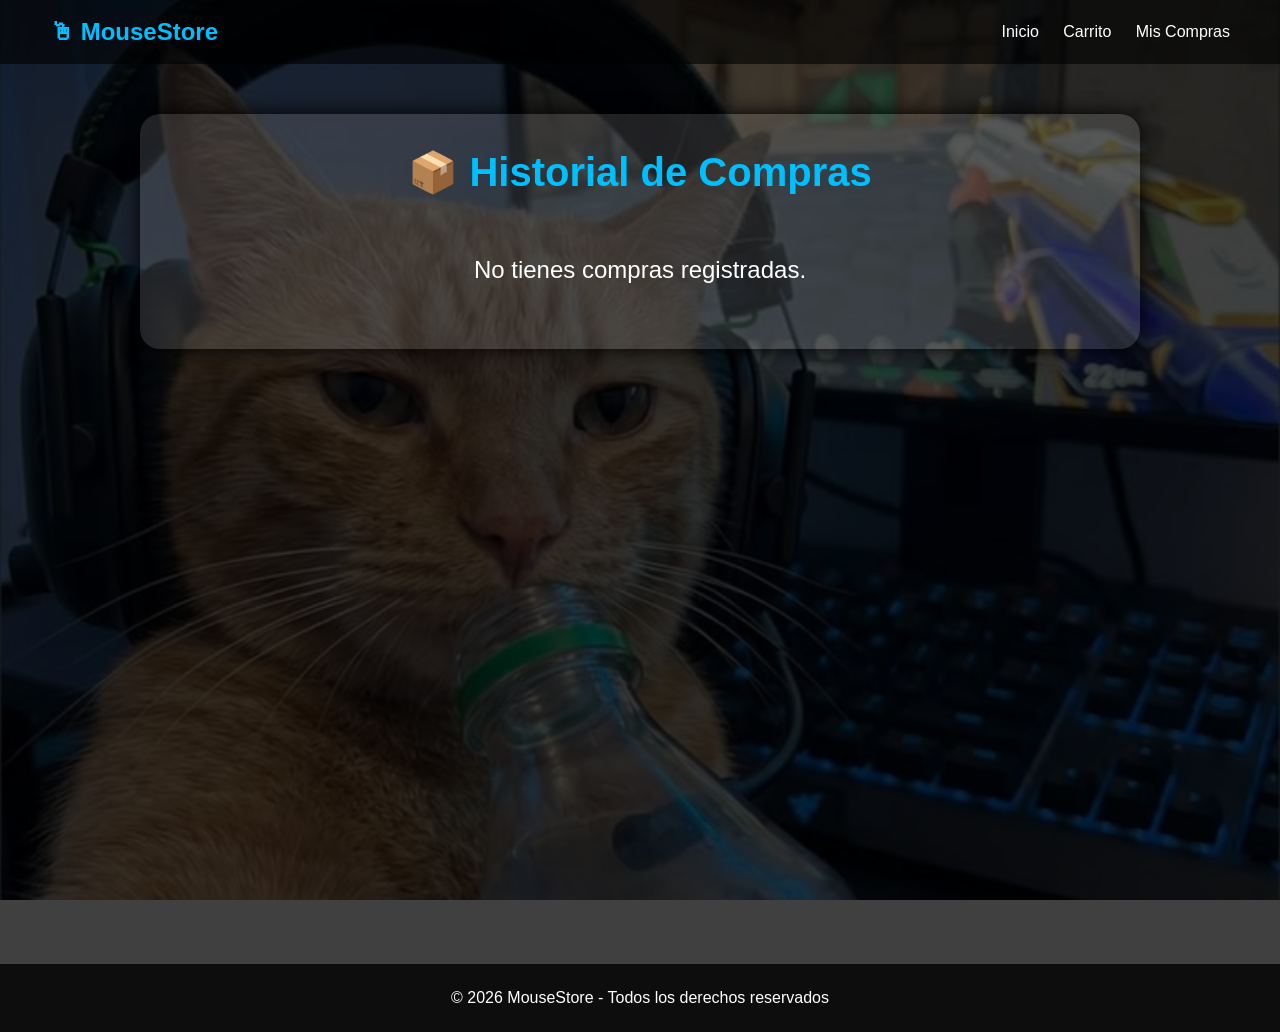
<file: mis-compras.html>
<!DOCTYPE html>
<html lang="es">
<head>
<meta charset="UTF-8">
<meta name="viewport" content="width=device-width, initial-scale=1.0">

<title>Mis Compras | MouseStore</title>
<link rel="icon" type="image/png" href="logo.png">

<style>
*{
    margin:0;
    padding:0;
    box-sizing:border-box;
}

body{
    font-family:Arial, sans-serif;
    background-image:url("fondo.jpg");
    background-size:cover;
    background-position:center;
    background-attachment:fixed;
    color:white;
}

nav{
    background:rgba(0,0,0,0.9);
    padding:18px 50px;
    display:flex;
    justify-content:space-between;
    align-items:center;
}

nav h1{
    color:#00bfff;
}

nav a{
    color:white;
    text-decoration:none;
    margin-left:20px;
}

nav a:hover{
    color:#00bfff;
}

.contenedor{
    min-height:100vh;
    background:rgba(0,0,0,0.75);
    padding:50px 20px;
}

.caja{
    max-width:1000px;
    margin:auto;
    background:rgba(255,255,255,0.12);
    padding:35px;
    border-radius:20px;
    box-shadow:0 0 20px black;
}

h2{
    text-align:center;
    color:#00bfff;
    font-size:40px;
    margin-bottom:30px;
}

table{
    width:100%;
    border-collapse:collapse;
    background:white;
    color:black;
    border-radius:10px;
    overflow:hidden;
}

th, td{
    padding:15px;
    text-align:center;
    border-bottom:1px solid #ddd;
}

th{
    background:#00bfff;
    color:white;
}

button{
    border:none;
    padding:10px 15px;
    border-radius:8px;
    color:white;
    cursor:pointer;
}

.eliminar{
    background:#dc3545;
}

.vacio{
    text-align:center;
    font-size:24px;
    padding:30px;
}

footer{
    background:rgba(0,0,0,0.95);
    text-align:center;
    padding:25px;
}
</style>
</head>

<body>

<nav>
    <h1>🖱 MouseStore</h1>
    <div>
        <a href="index.html">Inicio</a>
        <a href="carrito.html">Carrito</a>
        <a href="mis-compras.html">Mis Compras</a>
    </div>
</nav>

<div class="contenedor">

<div class="caja">

<h2>📦 Historial de Compras</h2>

<div id="contenidoCompras"></div>

</div>

</div>

<footer>
    <p>© 2026 MouseStore - Todos los derechos reservados</p>
</footer>

<script>
let compras = JSON.parse(localStorage.getItem("compras")) || [];

function mostrarCompras(){

    let contenedor = document.getElementById("contenidoCompras");

    if(compras.length === 0){
        contenedor.innerHTML = `
            <p class="vacio">
                No tienes compras registradas.
            </p>
        `;
        return;
    }

    let tabla = `
        <table>
            <tr>
                <th>Producto</th>
                <th>Cantidad</th>
                <th>Total</th>
                <th>Fecha</th>
                <th>Acción</th>
            </tr>
    `;

    compras.forEach((compra, index) => {
        tabla += `
            <tr>
                <td>${compra.producto}</td>
                <td>${compra.cantidad}</td>
                <td>S/ ${compra.total}</td>
                <td>${compra.fecha}</td>
                <td>
                    <button class="eliminar" onclick="eliminarCompra(${index})">
                        Eliminar
                    </button>
                </td>
            </tr>
        `;
    });

    tabla += `</table>`;

    contenedor.innerHTML = tabla;
}

function eliminarCompra(index){
    compras.splice(index,1);
    localStorage.setItem("compras", JSON.stringify(compras));
    mostrarCompras();
}

mostrarCompras();
</script>

</body>
</html>
</file>
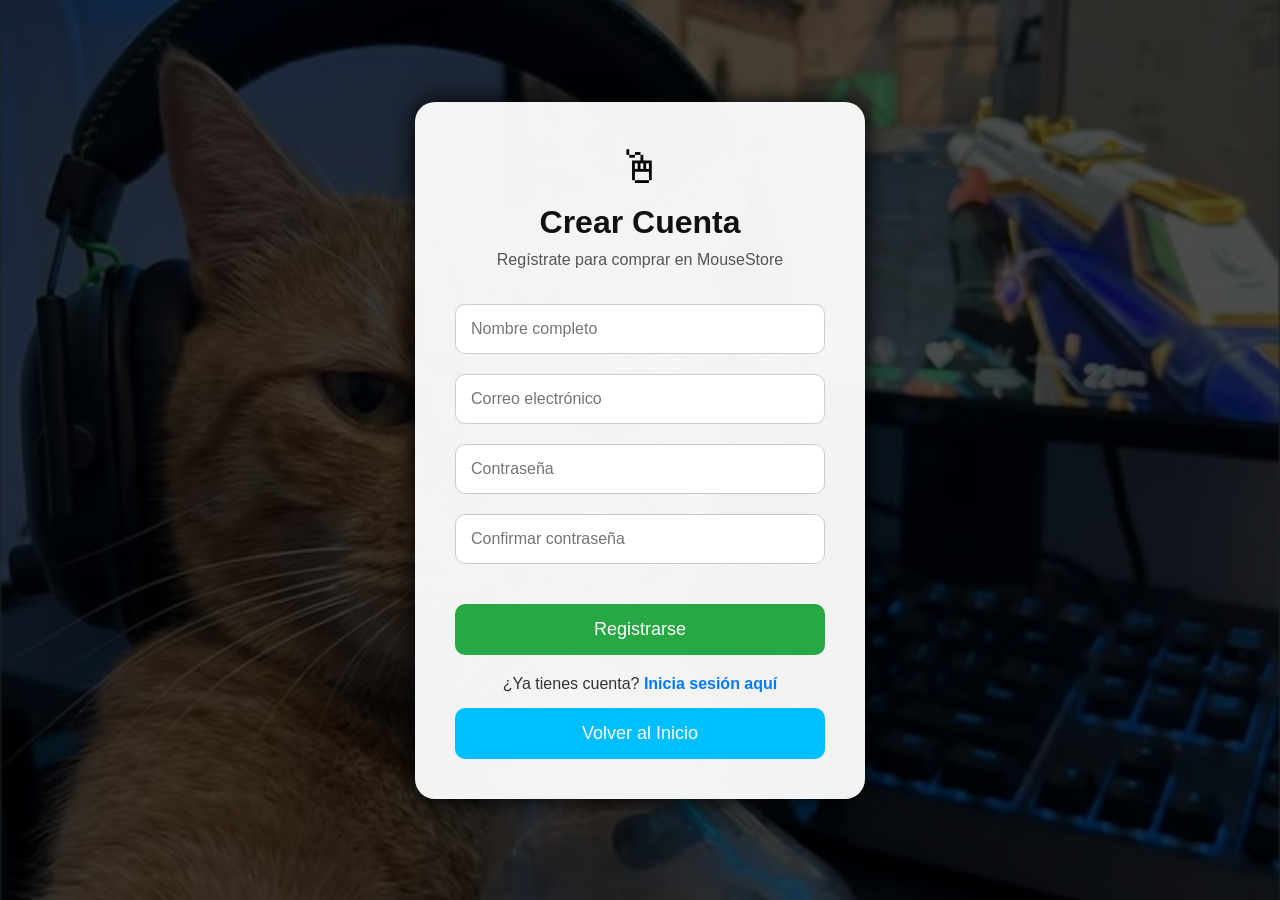
<file: registro.html>
<!DOCTYPE html>
<html lang="es">
<head>

<meta charset="UTF-8">
<meta name="viewport" content="width=device-width, initial-scale=1.0">

<title>Registro | MouseStore</title>

<link rel="icon" type="image/png" href="logo.png">

<style>

*{
    margin:0;
    padding:0;
    box-sizing:border-box;
}

body{
    font-family: Arial, sans-serif;
    background-image: url("fondo.jpg");
    background-size: cover;
    background-position: center;
    background-attachment: fixed;
    margin: 0;
}

.contenedor{
    min-height:100vh;
    background:rgba(0,0,0,0.70);
    display:flex;
    justify-content:center;
    align-items:center;
    padding:30px;
}

.formulario{
    width:450px;
    background:rgba(255,255,255,0.95);
    padding:40px;
    border-radius:20px;
    text-align:center;
    box-shadow:0 0 25px black;
}

.logo{
    font-size:45px;
    margin-bottom:10px;
}

h1{
    color:#111;
    margin-bottom:10px;
}

.subtitulo{
    color:#555;
    margin-bottom:25px;
}

input{
    width:100%;
    padding:15px;
    margin:10px 0;
    border-radius:10px;
    border:1px solid #ccc;
    font-size:16px;
}

button{
    width:100%;
    background:#28a745;
    color:white;
    border:none;
    padding:15px;
    border-radius:10px;
    cursor:pointer;
    font-size:18px;
    margin-top:15px;
    transition:0.3s;
}

button:hover{
    background:#1f7d34;
    transform:scale(1.03);
}

.login{
    background:#00bfff;
}

.login:hover{
    background:#009acd;
}

.enlaces{
    margin-top:20px;
    color:#333;
}

.enlaces a{
    color:#007bff;
    text-decoration:none;
    font-weight:bold;
}

.enlaces a:hover{
    text-decoration:underline;
}

.mensaje{
    margin-top:15px;
    font-weight:bold;
    color:#555;
    font-size:14px;
}

</style>

</head>

<body>

<div class="contenedor">

    <div class="formulario">

        <div class="logo">🖱</div>

        <h1>Crear Cuenta</h1>

        <p class="subtitulo">
            Regístrate para comprar en MouseStore
        </p>

        <form action="/registro" method="POST" onsubmit="return validarFormulario()">

            <input type="text" name="nombre" id="nombre" placeholder="Nombre completo" required>

            <input type="email" name="correo" id="correo" placeholder="Correo electrónico" required>

            <input type="password" name="password" id="password" placeholder="Contraseña" required>

            <input type="password" name="confirmar" id="confirmar" placeholder="Confirmar contraseña" required>

            <p id="mensaje" class="mensaje"></p>

            <button type="submit">
                Registrarse
            </button>

        </form>

        <div class="enlaces">
            ¿Ya tienes cuenta?
            <a href="login.html">Inicia sesión aquí</a>
        </div>

        <a href="index.html">
            <button class="login">
                Volver al Inicio
            </button>
        </a>

    </div>

</div>

<script>

function validarFormulario(){

    let password = document.getElementById("password").value;
    let confirmar = document.getElementById("confirmar").value;
    let mensaje = document.getElementById("mensaje");

    if(password !== confirmar){
        mensaje.style.color = "red";
        mensaje.innerHTML = "Las contraseñas no coinciden.";
        return false;
    }

    if(password.length < 4){
        mensaje.style.color = "red";
        mensaje.innerHTML = "La contraseña debe tener al menos 4 caracteres.";
        return false;
    }

    mensaje.style.color = "green";
    mensaje.innerHTML = "Registrando usuario...";

    return true;
}

</script>

</body>
</html>
</file>
